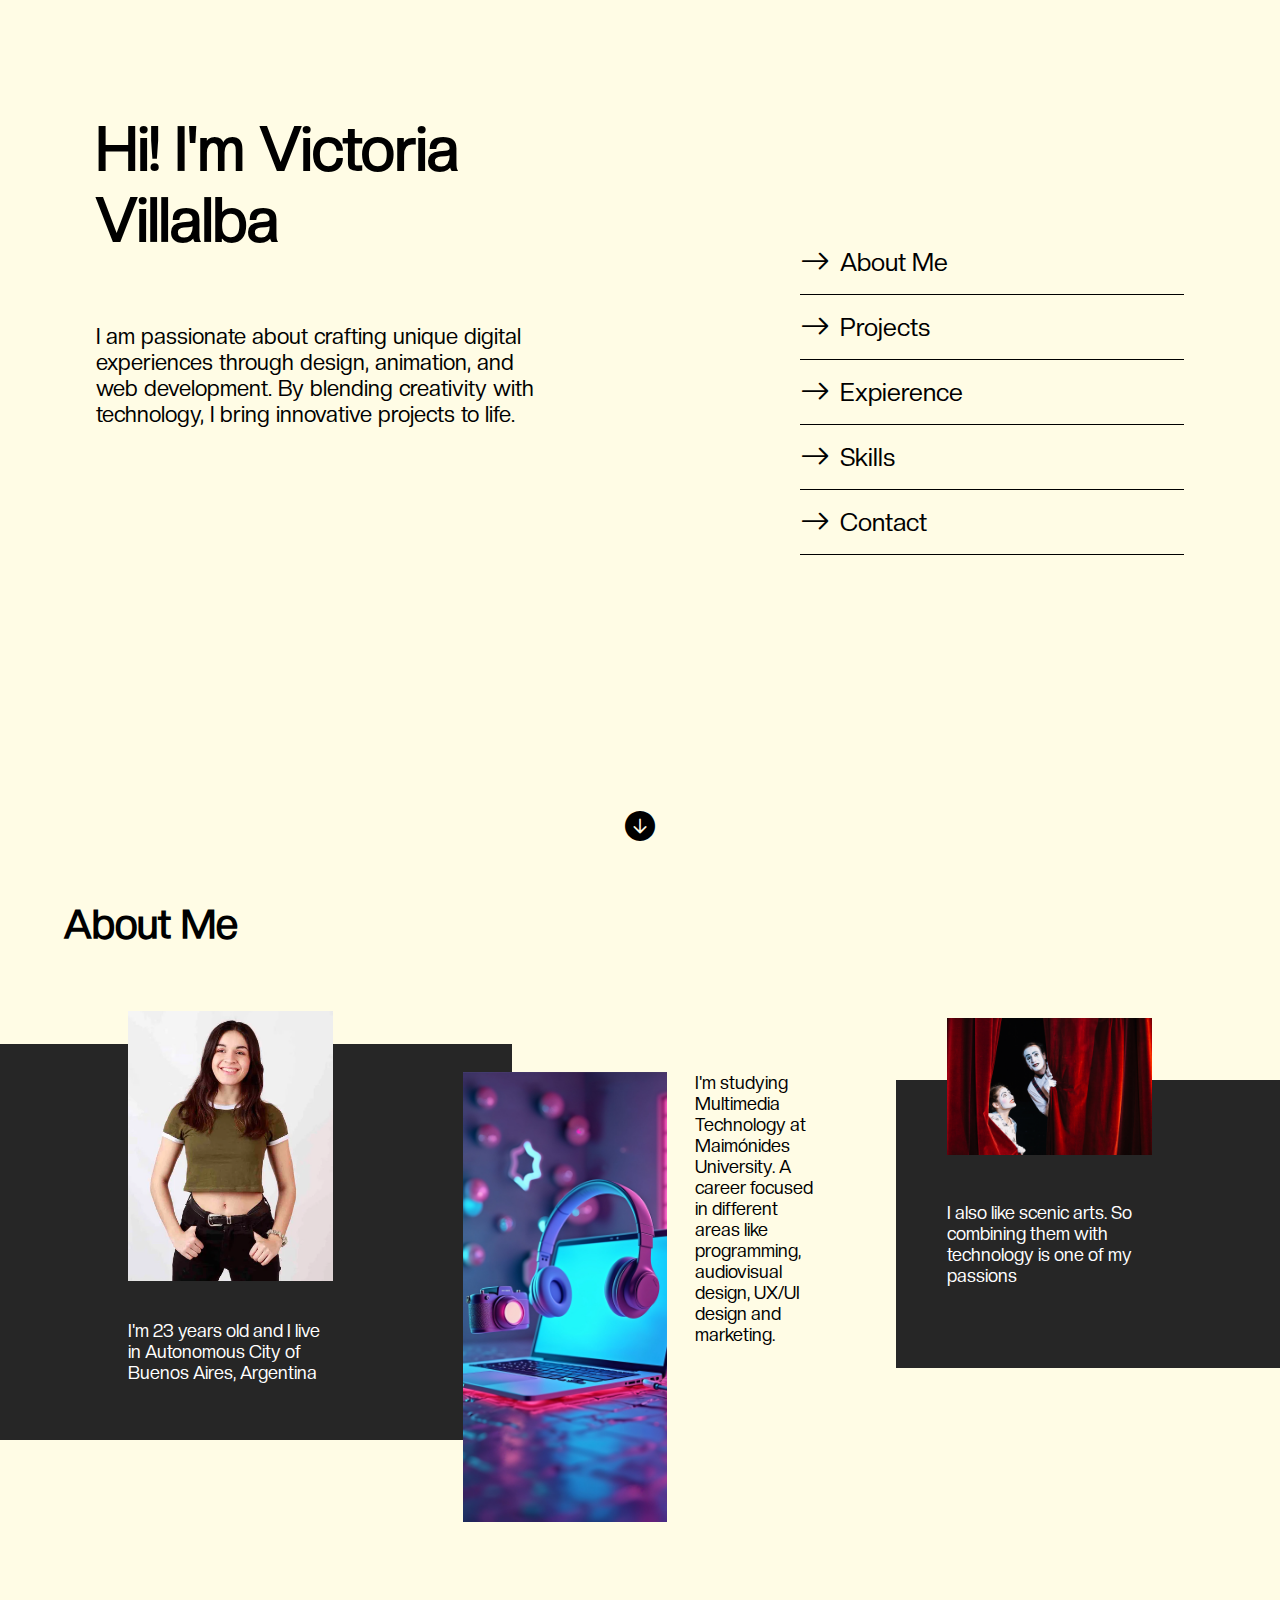
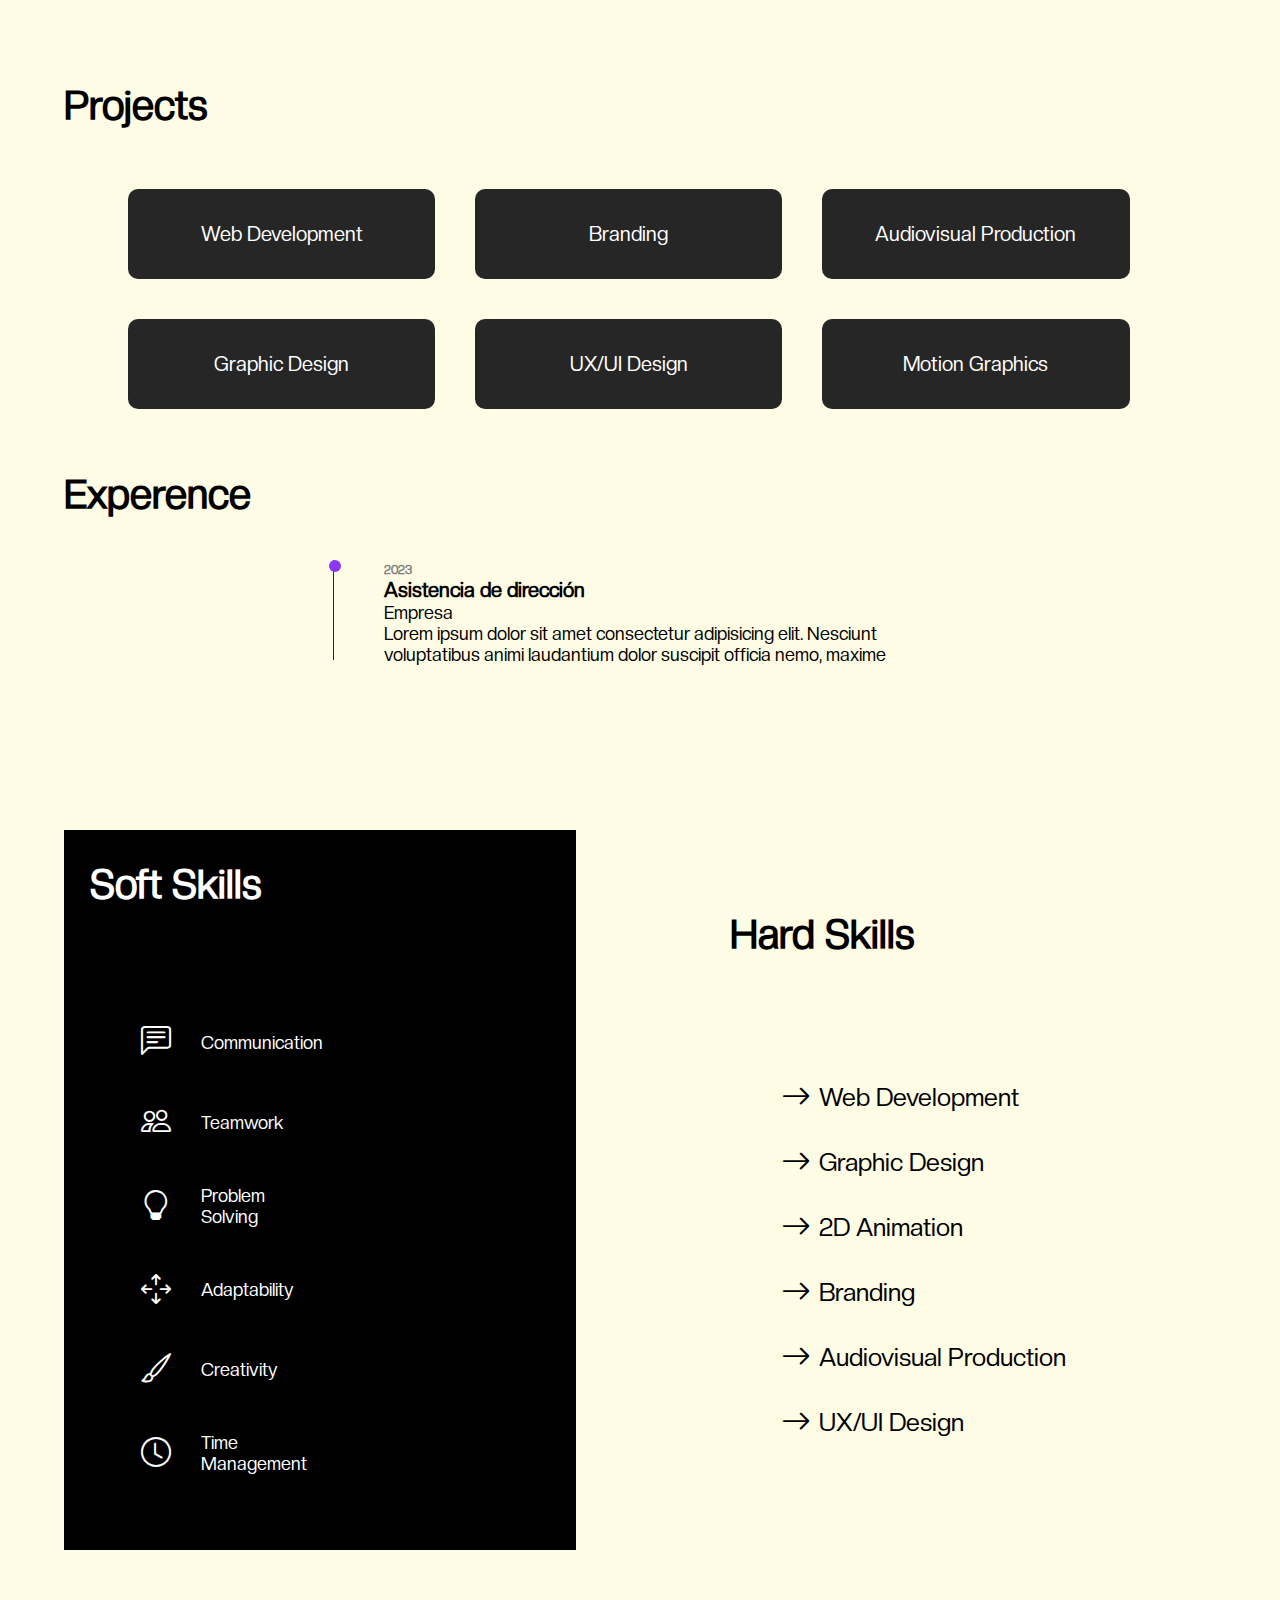
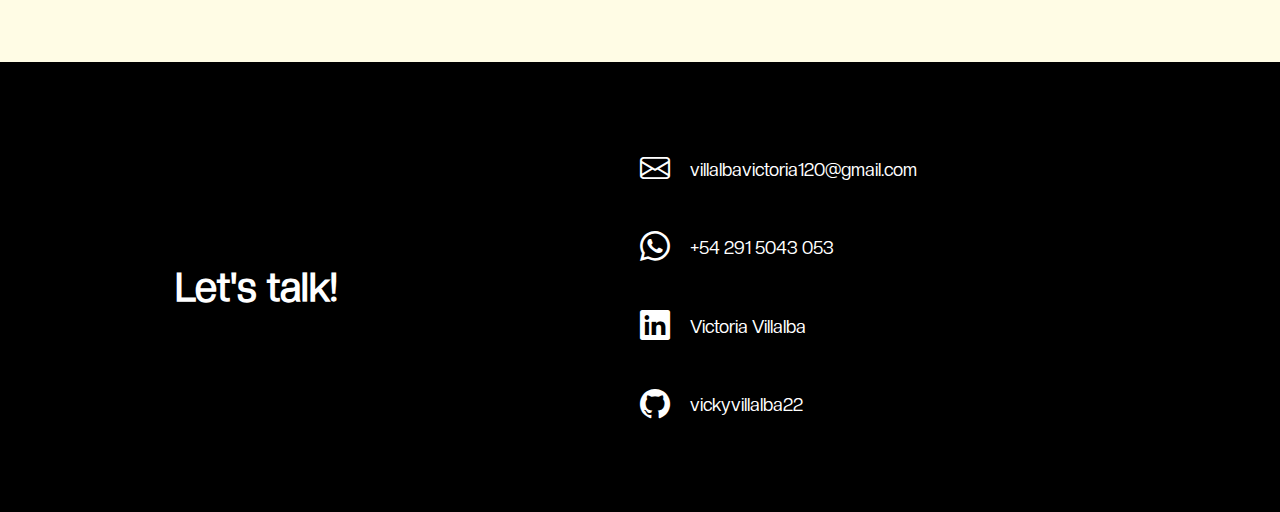
<file: index.html>
<!DOCTYPE html>
<html lang="en">
<head>
    <meta charset="UTF-8">
    <meta name="viewport" content="width=device-width, initial-scale=1.0">
    <title>Victoria Villalba</title>

    <link rel="stylesheet" href="assets/css/basic-styles.css">
    <link rel="stylesheet" href="assets/css/specific-styles.css">

    <link href="https://cdn.jsdelivr.net/npm/bootstrap-icons/font/bootstrap-icons.css" rel="stylesheet">

    <link rel="icon" href="assets/imgs/favicon.png" type="image/png">

</head>
<body class="df columna centerY fondo-crema">
    
    <header class="vh10 df centerX w100 invisible fondoOscuro">
        
        <div class="df centerX centerY spaceb w80">

                <a class="blanco fuente" href="#heroSection"><i class="bi bi-house blanco"></i></a>


                <nav class="df spaceb w30 vh10">
                    <ul class="w100 df spaceb centerY">
                        <li><a class="blanco fuente" href="#about">About</a></li>
                        <li><a class="blanco fuente" href="#projects">Projects</a></li>
                        <li><a class="blanco fuente" href="#experience">Experience</a></li>
                        <li><a class="blanco fuente" href="#contact">Contact</a></li>
                    </ul>
            </nav>

        </div>

    </header>

    <main>

        <div id="volver" class="df centerX w100 invisible">
            <a href="#heroSection"><i class="bi bi-arrow-up-circle-fill violeta"></i></a>
        </div>

        <section id="heroSection" class="vh100 df columna">

            <div class="w100 df">

            <div class="w50 vh60 df centerX centerY">
                <div class="w70 vh50 df columna spacee">
                    <h1 class="textCenterT">Hi! I'm Victoria Villalba</h1>
                    <p class="parrafoPrinci textCenter">I am passionate about crafting unique digital experiences through design, animation, and web development. By blending creativity with technology, I bring innovative projects to life.</p>
                </div>
            </div>

            <div class="w50 vh90 df columna centerX centerY">
                <div id="header1" class="w50 vh50">
                    <!--items generados dinámicamente-->
                </div>
            </div>

            </div>

            <div class="w100 df centerX centerY">
                <i class="bi bi-arrow-down-circle-fill"></i>
            </div>

        </section>

        <section id="about" class="df columna centerY vh80">
            
            <h2 class="w90">About Me</h2>

            <div id="cajaAbouts" class="df w80 spaceb">

                <div id="about1" class="w20 df columna centerX spacee vh50">
                    <img class="objCover vh30 w100" src="assets/imgs/foto Victoria Villalba.png" alt="">
                    <p class="blanco">I'm 23 years old and I live in Autonomous City of Buenos Aires, Argentina</p>
                </div>

                <div id="about2" class="w40 df spacee vh50">
                    <img class="objCover w50" src="assets/imgs/about-prueba.jpg" alt="">
                    <p class="w30">I'm studying Multimedia Technology at Maimónides University. A career focused in different areas like programming, audiovisual design, UX/UI design and marketing.</p>
                </div>

                <div id="about3" class="w20 df columna spacee vh40">
                    <img class="objCover" src="assets/imgs/about-prueba2.jpg" alt="">
                    <p class="blanco">I also like scenic arts. So combining them with technology is one of my passions</p>
                </div>

            </div>

        </section>


        <section id="projects" class="df columna centerY vh50 spacee">

            <h2 class="w90">Projects</h2>

            <div id="sliderCategorias" class="df wrap w80"></div>

        </section>


        <section id="experience" class="df columna centerY vh40">

            <h2 class="w90 vh10">Experence</h2>

            <div id="linea" class="posRel w80"></div>

            <div class="w40">
                <span>2023</span>
                <h3 class="fuente titExp">Asistencia de dirección</h3>
                <p>Empresa</p>
                <p>Lorem ipsum dolor sit amet consectetur adipisicing elit. Nesciunt voluptatibus animi laudantium dolor suscipit officia nemo, maxime</p>
            </div>

        </section>


        <section class="df spacea">

            <div class="fondoNegro w40 df columna centerY spacee vh80">
                <h2 class="w90 vh10 blanco">Soft Skills</h2>
                <div id="softSkills" class="w70 vh60 df columna spacee"></div>
            </div>

            <div class="w40 vh80 df columna centerY spacee">
                 <h2 class="w90 vh10">Hard Skills</h2>
                 <div id="hardSkills" class="w70"></div>
            </div>

        </section>

    </main>

    <footer id="contact" class="fondoNegro vh50 df centerX centerY spaceb w100">

        <h2 class="blanco w40 df centerX">Let's talk!</h2>

        <div id="contactos" class="w50 vh30 df columna spaceb"></div>

    </footer>

    <script type="text/javascript" src="assets/js/script.js"></script>

</body>
</html>
</file>
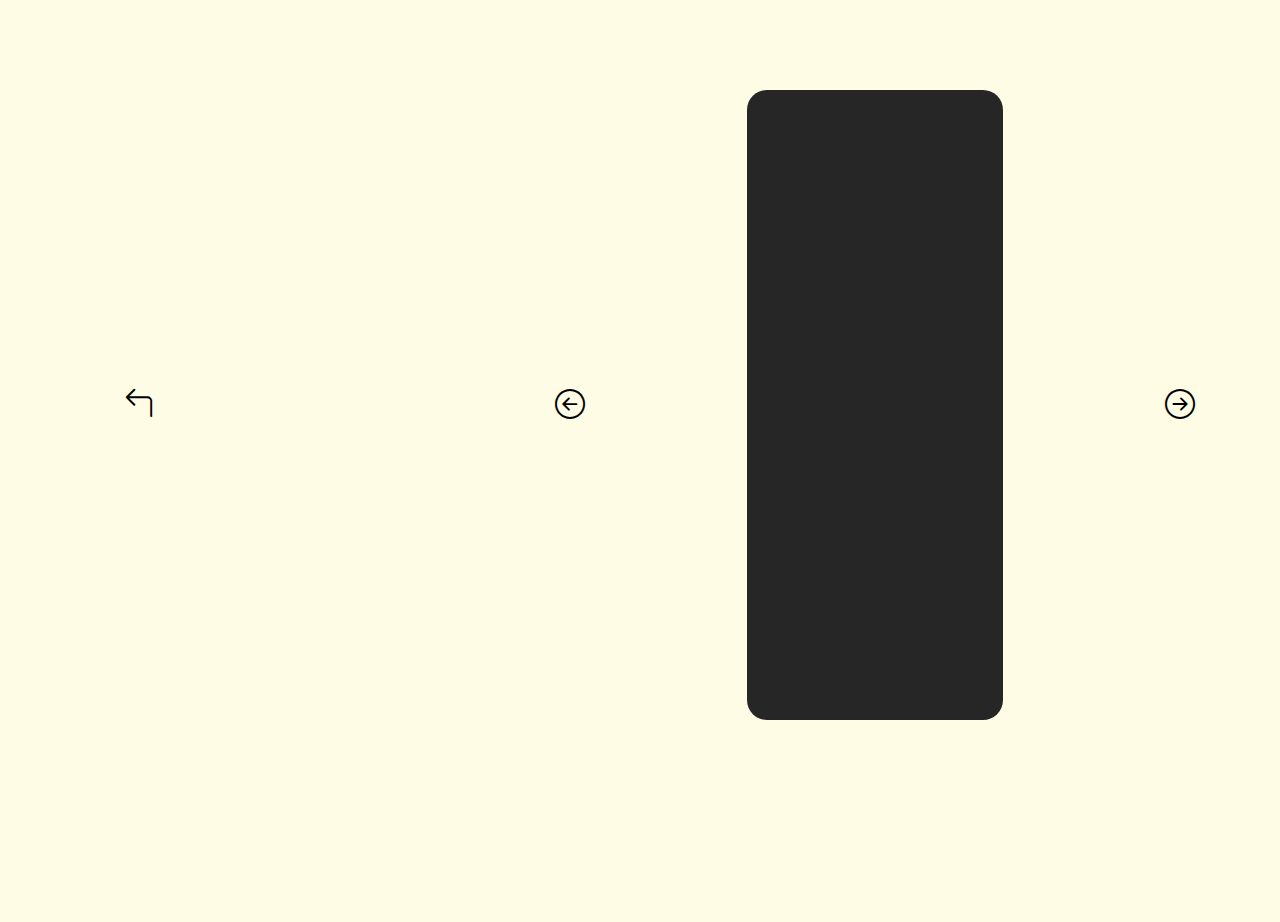
<file: projects.html>
<!DOCTYPE html>
<html lang="en">
<head>
    <meta charset="UTF-8">
    <meta name="viewport" content="width=device-width, initial-scale=1.0">
    <title>Projects</title>

    <link rel="stylesheet" href="assets/css/basic-styles.css">
    <link rel="stylesheet" href="assets/css/specific-styles.css">

    <link href="https://cdn.jsdelivr.net/npm/bootstrap-icons/font/bootstrap-icons.css" rel="stylesheet">

    <link rel="icon" href="assets/imgs/favicon.png" type="image/png">

</head>
<body class="fondo-crema">
    
    <header></header>

    <main>

        <section id="proyectos" class="df spacee">

            <div class="vh90 df centerX centerY w30">

                <div id="catDesc" class="df columna w80 vh50 spacee">

                    <i class="bi bi-arrow-90deg-left"></i>

                </div>

            </div>

            <div id="carrusel" class="w50 posRel df centerX centerY">

                <!--CARD-->
                <div id="card" class="df centerX centerY columna w40 vh70 fondoOscuro"></div>

                <!--BOTONES-->
                <div class="w100 posAb df spaceb">

                    <button class="sinBorde fondoTransparente botonIzq"><i class="bi bi-arrow-left-circle"></i></button>
                    <button class="sinBorde fondoTransparente botonDer"><i class="bi bi-arrow-right-circle"></i></button>
                    
                </div>

            </div>

        </section>

    </main>

    <footer></footer>

    <script src="assets/js/projects.js"></script>

</body>
</html>
</file>
<file: assets/css/basic-styles.css>
*{
    margin: 0;
    padding: 0;
    box-sizing: border-box;
    text-decoration: none;
    font-family: sans-serif;
}

.bordeRojo{
    border: 3px solid red;
}
.bordeVerde{
    border: 3px solid greenyellow;
}

/*sacar cosas*/
.sinItem{
    list-style: none;
}
.sinBorde{
    border: none;
}

/*fondos*/
.fondoBlanco{
    background-color: white;
}
.fondoNegro{
    background-color: black;
}
.fondoTransparente{
    background-color: #ffffff00;
}

/*colores*/
.blanco{
    color: white;
}
.negro{
    color: black;
}

/*bordes*/
.bordeRedondo{
    border-radius: 25px;
}

/*texto*/
.textCenter{
    text-align: center;
}

/*acomodar*/
.df{
    display: flex;
}
.fEnd{
    justify-content: end;
}
.columna{
    flex-direction: column;
}
.centerX{
    justify-content: center;
}
.centerY{
    align-items: center;
}
.spaceb{
    justify-content: space-between;
}
.spacea{
    justify-content: space-around;
}
.spacee{
    justify-content: space-evenly;
}
.objCover{
    object-fit: cover;
}
.fitContent{
    width: fit-content;
}
.posAb{
    position: absolute;
}
.posRel{
    position: relative;
}

/*alturas*/
.h100{
    height: 100%;
}
.h90{
    height: 90%;
}
.h88{
    height: 88%;
}
.h50{
    height: 50%;
}

.vh100{
    min-height: 100vh;
}
.vh90{
    height: 90vh;
}
.vh80{
    height: 80vh;
}
.vh70{
    height: 70vh;
}
.vh60{
    height: 60vh;
}
.vh50{
    height: 50vh;
}
.vh40{
    height: 40vh;
}
.vh30{
    height: 30vh;
}
.vh25{
    height: 25vh;
}
.vh10{
    height: 10vh;
}

/*anchos*/
.w100{
    width: 100%;
}
.w90{
    width: 90%;
}
.w80{
    width: 80%;
}
.w70{
    width: 70%;
}
.w60{
    width: 60%;
}
.w50{
    width: 50%;
}
.w40{
    width: 40%;
}
.w30{
    width: 30%;
}
.w25{
    width: 25%;
}
.w20{
    width: 20%;
}
.w10{
    width: 10%;
}

/*visibilidad*/
.invisible{
    display: none;
}
.visible{
    display: block;
}

@media (max-width: 960px){

        .bordeVerde{
            border: 3px solid greenyellow;
        }

        .visibleT{
            display: block;
        }
        .invisibleT{
            display: none;
        }

        /*menu hamburguesa - se puede resumir desp con clases utiles*/

        #abrir-menu, #cerrar-menu{
            display: block;           
        }

        #abrir-menu{
            font-size: 1.3em;
        }

        #cerrar-menu{
            font-size: 1em;
        }
    
        #nav{
            opacity: 0;
            visibility: hidden;
    
            height: 100vh;
            width: 30%;
            background-color: rgb(255, 255, 255);
            position: absolute;
            display: flex;
            flex-direction: column;
            align-items: end;
            gap: 1em;
            top: 0;
            right: 0;
            padding: 3em;
            box-shadow: 0 0 0 100vmax rgba(0,0,0,0.7);
        }
    
        #nav.visible{
            opacity: 1;
            visibility: visible;
        }
    
        #nav-list{
            height: 20vh;
            flex-direction: column;
            align-items: end;
        }

        #nav-list li a{
            color: black;
        }

}

@media (max-width: 480px){
    #nav{
        width: 50%;
    }

    .w100m{
        width: 100%;
    }
    .w90m{
        width: 90%;
    }
    .w80m{
        width: 80%;
    }
    .w70m{
        width: 70%;
    }

    .vh100m{
        min-height: 100vh;
    }
    .vh80m{
        min-height: 80vh;
    }
    .vh70m{
        min-height: 70vh;
    }
    .vh60m{
        height: 60vh;
    }
    .vh30m{
        height: 30vh;
    }

    .dfm{
        display: flex;
    }
    .columnaM{
        flex-direction: column;
    }
    .spaceaM{
        justify-content: space-around;
    }
    .spacebM{
        justify-content: space-between;
    }

}
</file>
<file: assets/css/specific-styles.css>
@font-face {
    font-family: "creatoMedium";
    src: url('/assets/creato-display/CreatoDisplay-Medium.otf') format("opentype");
}

@font-face {
    font-family: "creatoRegular";
    src: url('/assets/creato-display/CreatoDisplay-Regular.otf') format("opentype");
}

@font-face {
    font-family: "creatoBold";
    src: url('/assets/creato-display/CreatoDisplay-Bold.otf') format("opentype");
}

.violeta{
    color: #8A38F5;
}
.casinegro{
    color: #262626;
}
.grisClaro{
    color: rgb(157, 156, 156);
}
.fondo-crema{
    background-color: #FFFCE5;
}
.fondoOscuro{
    background-color: #262626;
}
.fondoVioleta{
    background-color: #8A38F5;
}

.fuente{
    font-family: "creatoRegular";
}

h1{
    font-family: "creatoRegular";
    font-size: 60px;
}
h2{
    font-family: "creatoRegular";
    font-size: 40px;
}
h3{
    font-family: "creatoRegular";
    font-size: 20px;
    font-weight: 200;
}
h4{
    font-size: 18px;
    font-weight: 400;
}
p{
    font-family: "creatoRegular";
    font-size: 18px;
}
span{
    font-family: "creatoRegular";
    font-size: 12px;
    font-weight: 600;
    color: gray;
}

.parrafoPrinci{
    font-family: "creatoRegular";
    font-size: 22px;
    text-align: left;
}
.titExp{
    font-weight: 600;
}

ul{
    list-style: none;
}

header{
    position: fixed;
    top: 0;
    z-index: 4;
}

#header1{
    margin-top: 100px;
}

.cajita-header{
    width: 30vw;
    height: 65px;
    display: flex;
    align-items: center;
    justify-content: left;
    gap: 10px;
}

.item-header{
    font-family: "creatoRegular";
    font-size: 25px;
    font-weight: 300;
}

.borde-bottom{
    border-bottom: 1px solid black;
}

i{
    font-size: 30px;
}

#volver{
    position: fixed;
    bottom: 20px;
    z-index: 4;
    font-size: 40px;
    color: black;
}

/*ABOUT*/

#about2{
    margin-top: 100px;
}
#about3{
    left: 0;
}


#about {
    position: relative;
    z-index: 2;
}

#about::before {
    content: "";
    position: absolute;
    left: 0%;
    top: 20%;
    width: 40%;
    height: 55%;
    background-color: #262626;
    z-index: 0;
}

#cajaAbouts {
    position: absolute;
    top: 10%;
    z-index: 3;
}

#about::after {
    content: "";
    position: absolute;
    right: 0%;
    top: 25%;
    width: 30%;
    height: 40%;
    background-color: #262626;
    z-index: 0;
}

#sliderCategorias{
    gap: 40px;
    flex-wrap: wrap;
}

.categoria{
    width: 30%;
    height: 10vh;
    border-radius: 10px;
    background-color: #262626;
}

/*EXPIERENCE*/

#linea::before{
    content: "";
    position: absolute;
    left: 20%;
    top: 0;
    width: 1.5px;
    height: 100px;
    background-color: #262626;
}

#linea::after{
    content: "";
    position: absolute;
    left: 19.6%;
    width: 12px;
    height: 12px;
    border-radius: 100%;
    background-color: #8A38F5;
}

/*SKILLS*/

.boxSkill{
    gap: 30px;
}
.toolBox{
    width: 30vw;
    z-index: 2;
}

/*FOOTER*/

footer{
    margin-top: 7em;
}

.caja-footer{
    gap: 20px;
}

/*PROJECTS*/

#catDesc h2{
    font-family: "creatoMedium";
    font-size: 55px;
}

#card{
    border-radius: 20px;
}

#card img{
    border-radius: 15px;
}

#card h3{
    font-size: 22px;
    font-weight: 600;
}

#card p{
    font-size: 16px;
    font-weight: 300;
}

.ajusteBoton{
    padding: 5px 15px;
    border-radius: 8px;
}
</file>
